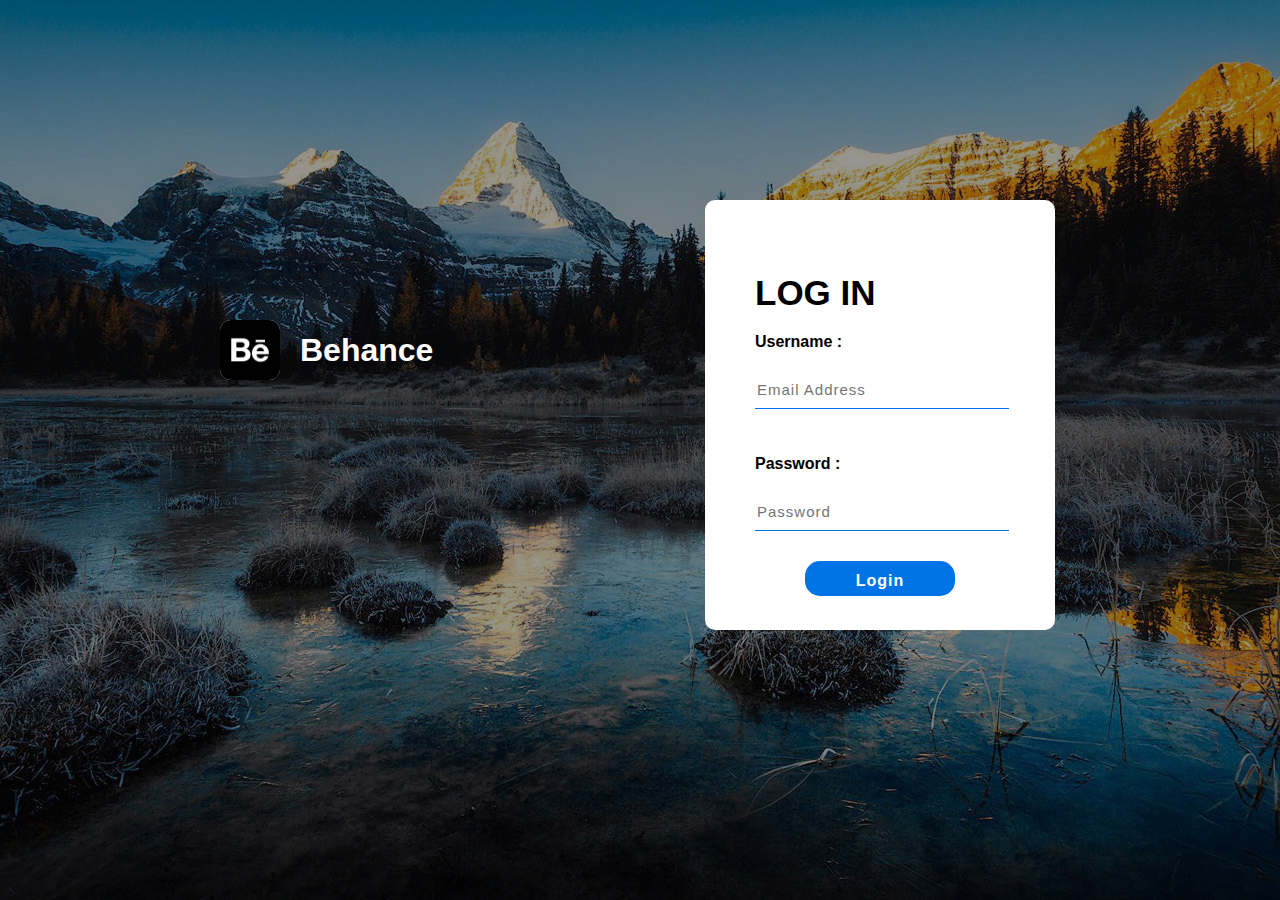
<file: login.html>
<!DOCTYPE html>
<html lang="en">
<head>
    <meta charset="UTF-8">
    <meta name="viewport" content="width=device-width, initial-scale=1.0">
    <title>Log in Page</title>
    <link rel="icon" type="image/svg+xml" href="img/behance.svg">
</head>
<body>
    <div class="container">
        <img src="./img/behance (1).png" width="60" height="60"><p class="name">Behance</p>
    <div class="form">
        <h1>LOG IN</h1>
        <p>Username :</p>
        <input type="email" name="" placeholder="Email Address" id="email">
        <p>Password :</p>
        <input type="password" name="" placeholder="Password" id="pass">
        <input type="submit" name="" value="Login" onclick="validate()">
    </div>
    <div>
        <p id="length"></p>
    </div>
</div>
</body>
</html>
<style>
    body,html{
        height: 100%;
        margin: 0;
        font-family: "Poppins", sans-serif;
        font-weight: 550;
        font-style: normal;
    }
    .container{
        background: linear-gradient(rgba(0,0,0,0.4)100%,rgba(0,0,0,0.4)100%),url(/img/background.jpg);
        height: 100%;
        width: 100%;
        background-position: center;
        background-repeat: no-repeat;
        background-size: 1920px 1080px;
        position: absolute;
        top: 0;
        left: 0; 
        
    }
    .container img{
        border-radius: 11px;
        background: white;
        position: absolute;
        transform: translate(220px, 320px);

    }
    .container .name{
        color: white;
        position: absolute;
        transform: translate(300px, 300px);
        font-size: xx-large;
    }
    .form{
        width: 250px;
        height: 330px;
        color: black;
        background: white;
        position: absolute;
        top: 50%;
        left: 50%;
        transform: translate(65px,-250px);
        padding: 50px 50px;
        border-radius: 10px;
    }
    .form h1{
        width: 220px;
        text-align: left;
        font-size: 35px;
        color:black;
        margin-bottom: 20px;
    }
    .form p{
        padding-bottom: -15px;
    }
    .form input{
        width: 100%;
        height: 35px;
        padding-top: 5px;
        margin-bottom: 30px;
        background: transparent;
        border-bottom: 1px solid #0073e6;
        border-top: none;
        border-left: none;
        border-right: none;
        color: black;
        outline: none;
        font-size: 15px;
        letter-spacing: 1px;
    }
    .form input[type="submit"]{
        width: 60%;
        margin-left: 50px;
        border: none;
        color:black;
        background: #0073e6;
        font-size: 16px;
        font-weight: bold;
        border-radius: 15px;
        cursor: pointer;
        background: solid #0073e6;
        color: #fff;
        font-weight: bold;
    }
</style>
<script>
    // For Log in
    function validate(){
        var password = document.getElementById("pass");
        var mail = document.getElementById("email");

        if((password.value === "1234"&& mail.value=== "meenakshi@mail.com")){
            window.location.replace("logout.html");
            return false;
        }
        else{
            alert("Login Failed");
        }
    }    
</script>
</file>
